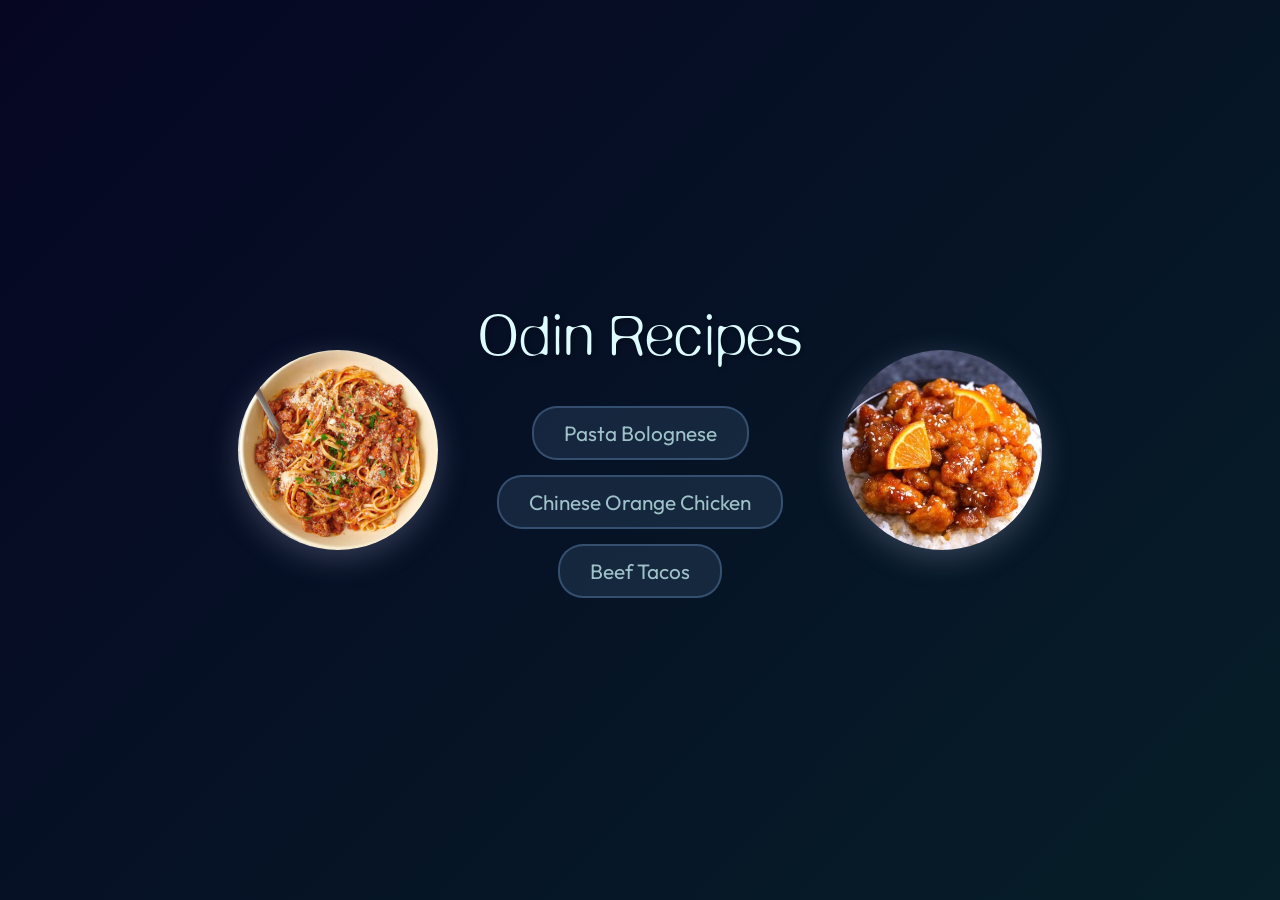
<file: index.html>
<!DOCTYPE html>
<html lang="en">
<head>
    <meta charset="UTF-8">
    <meta name="viewport" content="width=device-width, initial-scale=1.0">
    <title>valetishc | Odin Recipes</title>
    <link rel="stylesheet" href="style.css">
</head>
<body>
    <div class="container">
        <div class="image-circle left-image">
            <img src="images/Pasta-Bolognese-TIMG.jpg" alt="Pasta Bolognese">
        </div>
        
        <div class="content">
            <h1>Odin Recipes</h1>
            <ul>
                <li><a href="recipes/PastaBolognese.html">Pasta Bolognese</a></li>
                <li><a href="recipes/ChineseOrangeChicken.html">Chinese Orange Chicken</a></li>
                <li><a href="recipes/BeefTacos.html">Beef Tacos</a></li>
            </ul>
        </div>
        
        <div class="image-circle right-image">
            <img src="images/Chinese-Orange-Chicken.jpg" alt="Chinese Orange Chicken">
        </div>
    </div>
</body>
</html>
</file>
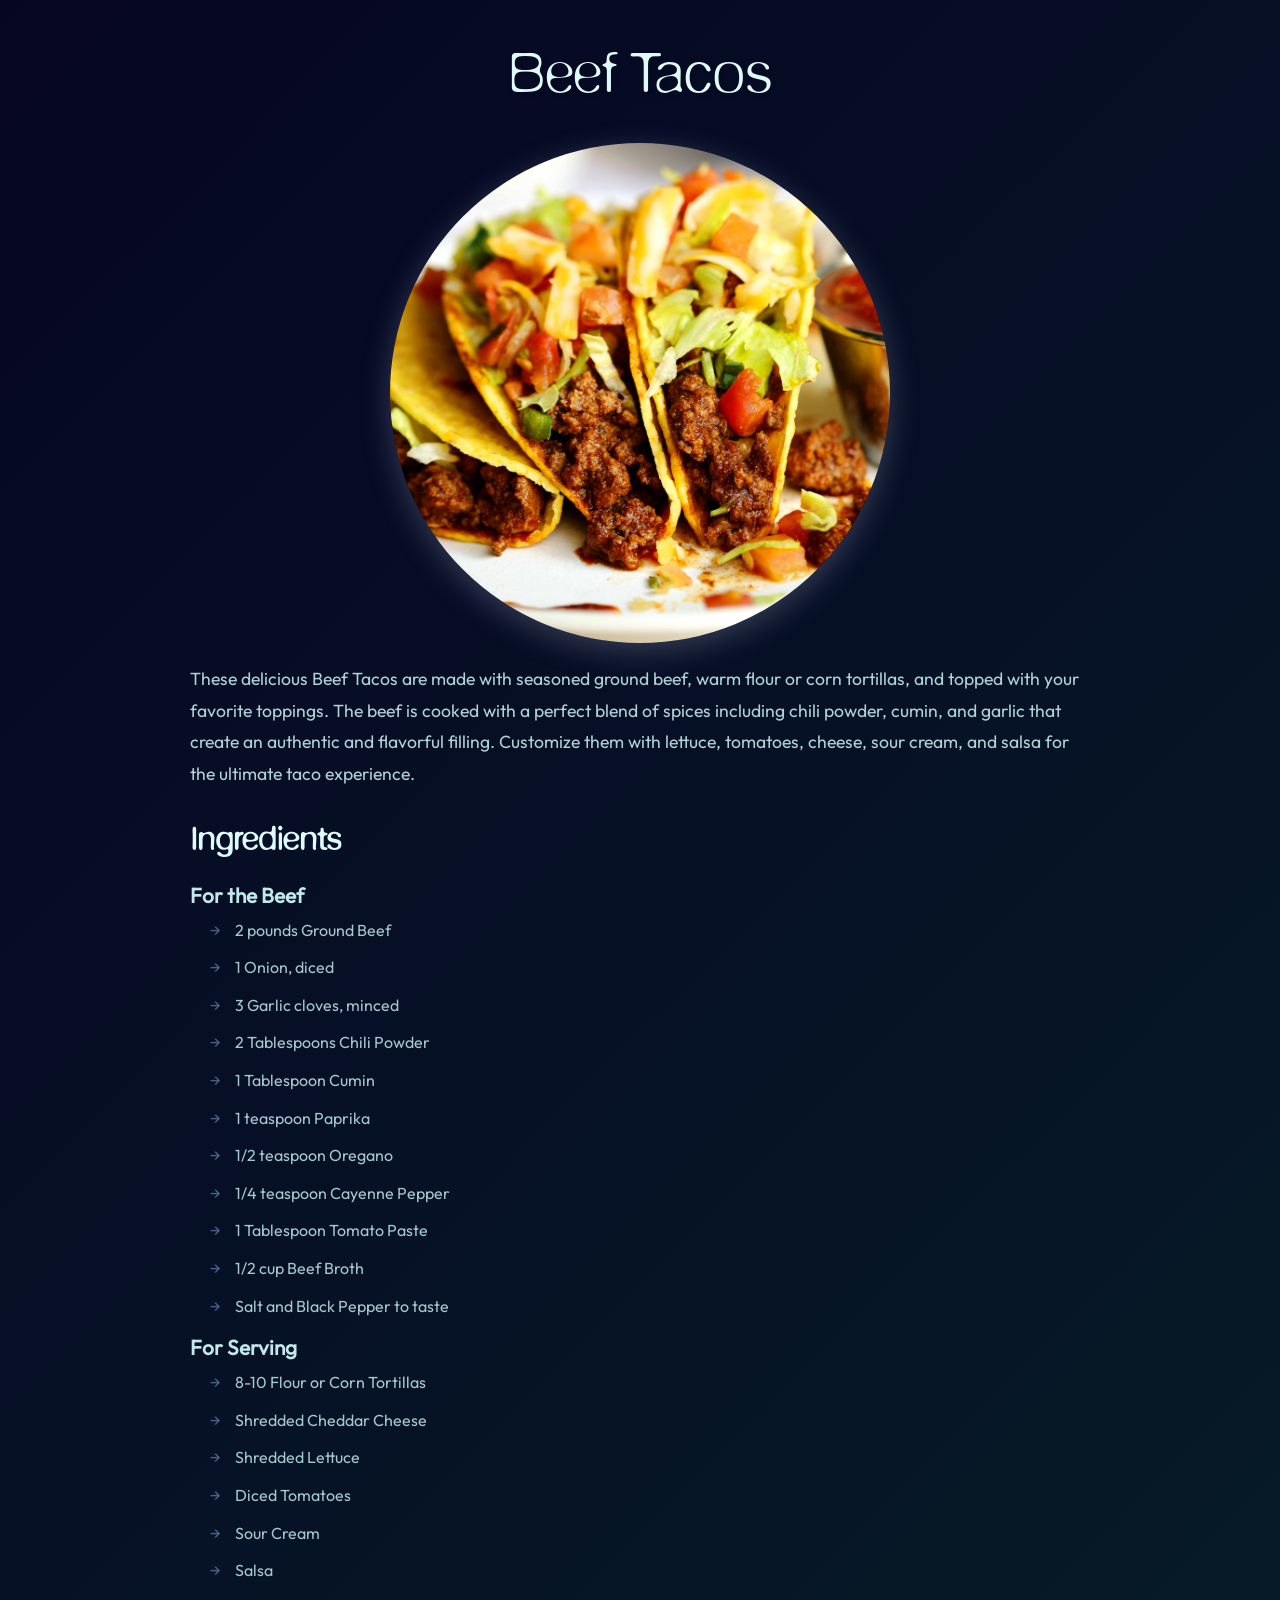
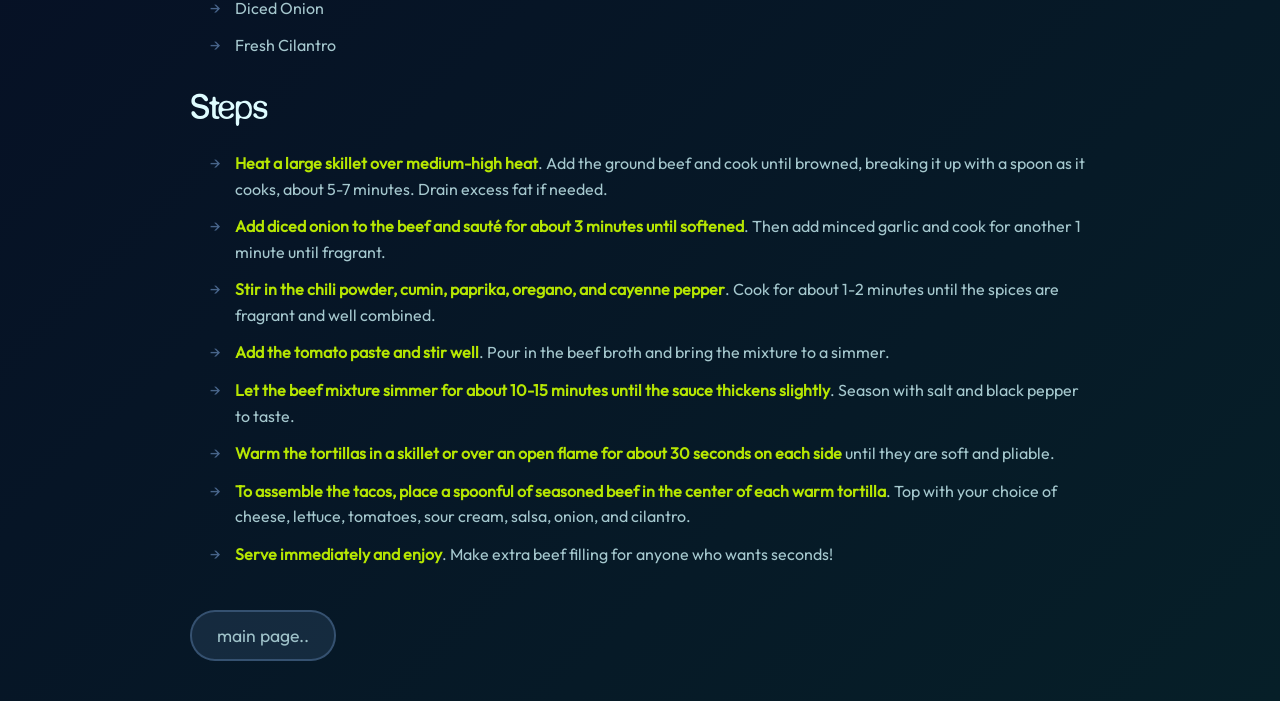
<file: recipes/BeefTacos.html>
<!DOCTYPE html>
<html lang="en">
<head>
    <meta charset="UTF-8">
    <meta name="viewport" content="width=device-width, initial-scale=1.0">
    <link rel="stylesheet" href="style.css">
    <title>Document</title>
</head>
<body>
    <main>

        <h1>Beef Tacos</h1>
        <img src="../images/Beef-Tacos.jpg" id="Beef-Tacos" alt="photo of beef tacos">
    
        <p>These delicious Beef Tacos are made with seasoned ground beef,
            warm flour or corn tortillas, and topped with your favorite
            toppings. The beef is cooked with a perfect blend of spices
            including chili powder, cumin, and garlic that create an
            authentic and flavorful filling. Customize them with lettuce,
            tomatoes, cheese, sour cream, and salsa for the ultimate
            taco experience.
        </p>
    
        <h3>Ingredients</h3>        
            <h4>For the Beef</h4>
            <ul>
                <li>2 pounds Ground Beef</li>
                <li>1 Onion, diced</li>
                <li>3 Garlic cloves, minced</li>
                <li>2 Tablespoons Chili Powder</li>
                <li>1 Tablespoon Cumin</li>
                <li>1 teaspoon Paprika</li>
                <li>1/2 teaspoon Oregano</li>
                <li>1/4 teaspoon Cayenne Pepper</li>
                <li>1 Tablespoon Tomato Paste</li>
                <li>1/2 cup Beef Broth</li>
                <li>Salt and Black Pepper to taste</li>
            </ul>
            <h4>For Serving</h4>
            <ul>
                <li>8-10 Flour or Corn Tortillas</li>
                <li>Shredded Cheddar Cheese</li>
                <li>Shredded Lettuce</li>
                <li>Diced Tomatoes</li>
                <li>Sour Cream</li>
                <li>Salsa</li>
                <li>Diced Onion</li>
                <li>Fresh Cilantro</li>
            </ul>
        
        <h3>Steps</h3>
            <ul>
                <li><span>Heat a large skillet over medium-high heat</span>. Add the ground beef and cook until browned, breaking it up with a spoon as it cooks, about 5-7 minutes. Drain excess fat if needed.</li>
                <li><span>Add diced onion to the beef and sauté for about 3 minutes until softened</span>. Then add minced garlic and cook for another 1 minute until fragrant.</li>
                <li><span>Stir in the chili powder, cumin, paprika, oregano, and cayenne pepper</span>. Cook for about 1-2 minutes until the spices are fragrant and well combined.</li>
                <li><span>Add the tomato paste and stir well</span>. Pour in the beef broth and bring the mixture to a simmer.</li>
                <li><span>Let the beef mixture simmer for about 10-15 minutes until the sauce thickens slightly</span>. Season with salt and black pepper to taste.</li>
                <li><span>Warm the tortillas in a skillet or over an open flame for about 30 seconds on each side</span> until they are soft and pliable.</li>
                <li><span>To assemble the tacos, place a spoonful of seasoned beef in the center of each warm tortilla</span>. Top with your choice of cheese, lettuce, tomatoes, sour cream, salsa, onion, and cilantro.</li>
                <li><span>Serve immediately and enjoy</span>. Make extra beef filling for anyone who wants seconds!</li>
            </ul>
    
        <a href="../index.html">main page..</a>
    </main>
</body>
</html>
</file>
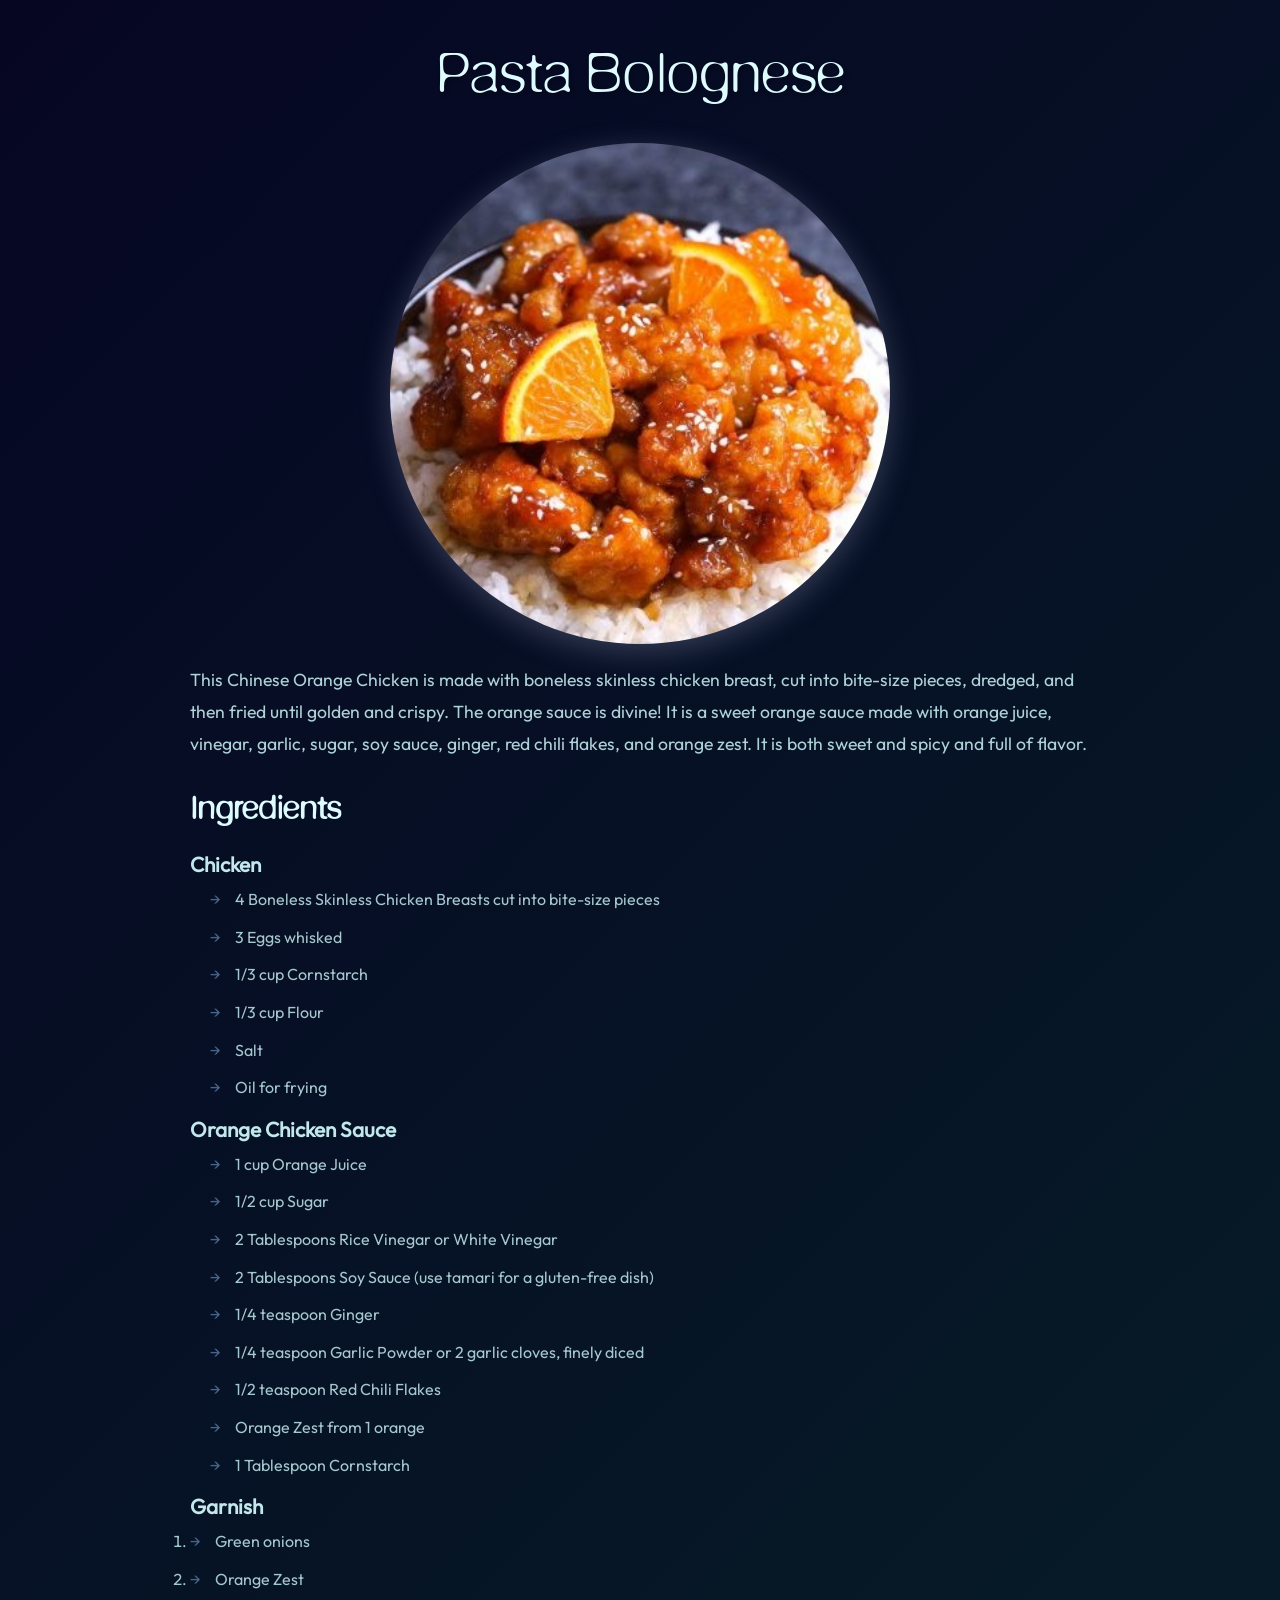
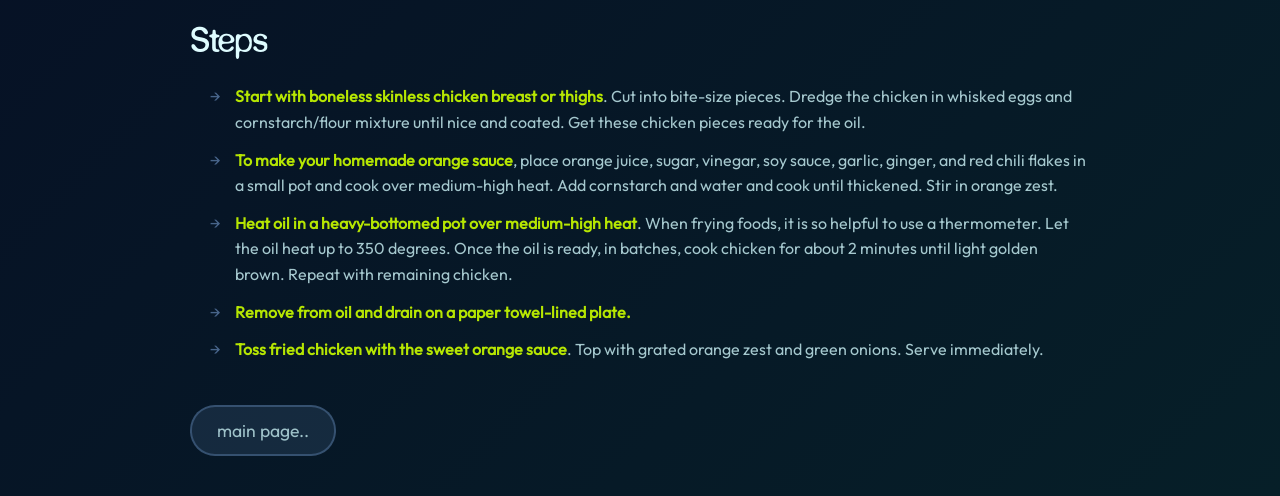
<file: recipes/ChineseOrangeChicken.html>
<!DOCTYPE html>
<html lang="en">
<head>
    <meta charset="UTF-8">
    <meta name="viewport" content="width=device-width, initial-scale=1.0">
        <link rel="stylesheet" href="style.css">

    <title>Document</title>
</head>
<body>
    <main>

        <h1>Pasta Bolognese</h1>
        <img src="../images/Chinese-Orange-Chicken.jpg" alt="photo of pasta bolognese">
    
        <p>This Chinese Orange Chicken is made with boneless skinless 
            chicken breast, cut into bite-size pieces, dredged, 
            and then fried until golden and crispy. The orange sauce 
            is divine! It is a sweet orange sauce made with orange 
            juice, vinegar, garlic, sugar, soy sauce, ginger, red chili 
            flakes, and orange zest. It is both sweet and spicy and
            full of flavor.
        </p>
    
        <h3>Ingredients</h3>
            <h4>Chicken</h4>
            <ul>
                <li>4 Boneless Skinless Chicken Breasts cut into bite-size pieces</li>
                <li>3 Eggs whisked</li>
                <li>1/3 cup Cornstarch</li>
                <li>1/3 cup Flour</li>
                <li>Salt</li>
                <li>Oil for frying</li>
            </ul>
            <h4>Orange Chicken Sauce</h4>
            <ul>
                <li>1 cup Orange Juice</li>
                <li>1/2 cup Sugar</li>
                <li>2 Tablespoons Rice Vinegar or White Vinegar</li>
                <li>2 Tablespoons Soy Sauce (use tamari for a gluten-free dish)</li>
                <li>1/4 teaspoon Ginger</li>
                <li>1/4 teaspoon Garlic Powder or 2 garlic cloves, finely diced</li>
                <li>1/2 teaspoon Red Chili Flakes</li>
                <li>Orange Zest from 1 orange</li>
                <li>1 Tablespoon Cornstarch</li>
            </ul>
            <h4>Garnish</h4>
            <ol>
                <li>Green onions</li>
                <li>Orange Zest</li>
            </ol>
        
        <h3>Steps</h3>
            <ul>
                <li><span>Start with boneless skinless chicken breast or thighs</span>.  Cut into bite-size pieces.  Dredge the chicken in whisked eggs and cornstarch/flour mixture until nice and coated. Get these chicken pieces ready for the oil.</li>
                <li><span>To make your homemade orange sauce</span>, place orange juice, sugar, vinegar, soy sauce, garlic, ginger, and red chili flakes in a small pot and cook over medium-high heat. Add cornstarch and water and cook until thickened. Stir in orange zest.</li>
                <li><span>Heat oil in a heavy-bottomed pot over medium-high heat</span>. When frying foods, it is so helpful to use a thermometer. Let the oil heat up to 350 degrees.  Once the oil is ready, in batches, cook chicken for about 2 minutes until light golden brown.  Repeat with remaining chicken.</li>
                <li><span>Remove from oil and drain on a paper towel-lined plate.</span></li>
                <li><span>Toss fried chicken with the sweet orange sauce</span>.  Top with grated orange zest and green onions. Serve immediately.</li>
            </ul>
    
        <a href="../index.html">main page..</a>
    </main>
</body>
</html>
</file>
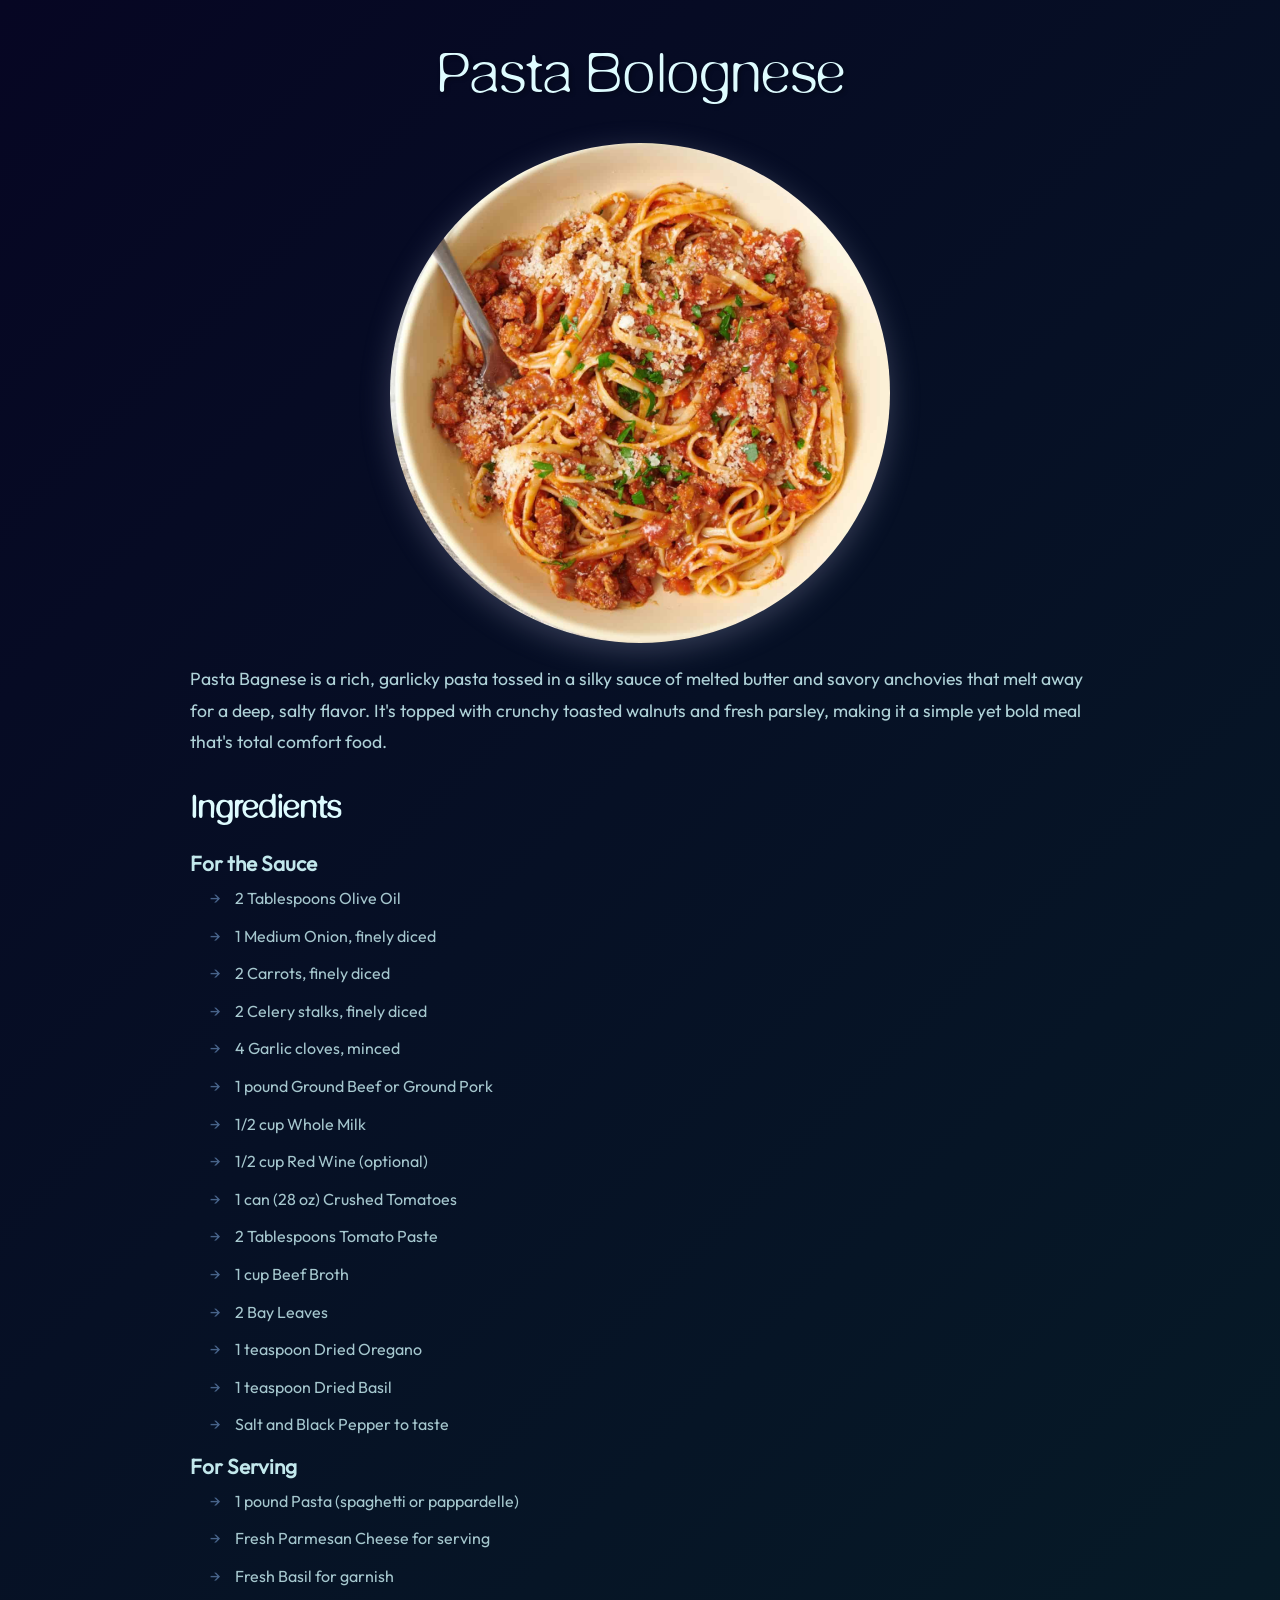
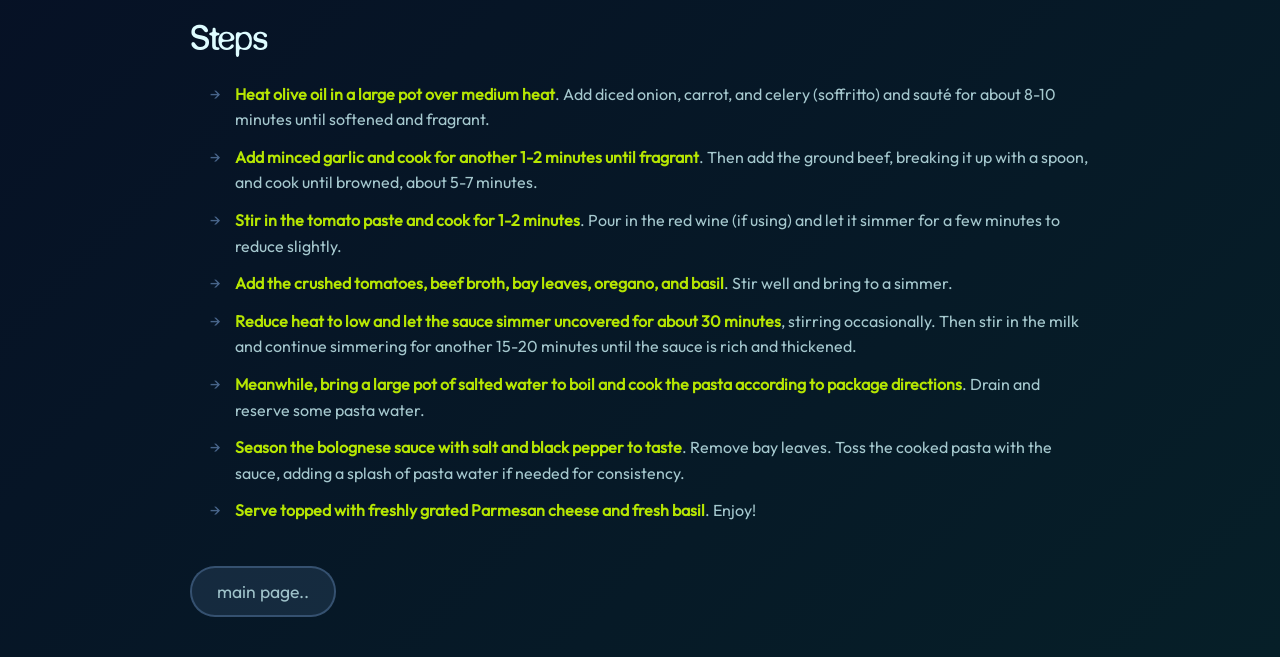
<file: recipes/PastaBolognese.html>
<!DOCTYPE html>
<html lang="en">
<head>
    <meta charset="UTF-8">
    <meta name="viewport" content="width=device-width, initial-scale=1.0">
    <title>Document</title>
        <link rel="stylesheet" href="style.css">

</head>
<body>
    <main>
    <h1>Pasta Bolognese</h1>
    <img src="../images/Pasta-Bolognese-TIMG.jpg" alt="photo of pasta bolognese">

    <p>Pasta Bagnese is a rich, garlicky pasta tossed in
        a silky sauce of melted butter and savory anchovies 
        that melt away for a deep, salty flavor. It's topped 
        with crunchy toasted walnuts and fresh parsley, making 
        it a simple yet bold meal that's total comfort food.
    </p>

    <h3>Ingredients</h3>        
        <h4>For the Sauce</h4>
        <ul>
            <li>2 Tablespoons Olive Oil</li>
            <li>1 Medium Onion, finely diced</li>
            <li>2 Carrots, finely diced</li>
            <li>2 Celery stalks, finely diced</li>
            <li>4 Garlic cloves, minced</li>
            <li>1 pound Ground Beef or Ground Pork</li>
            <li>1/2 cup Whole Milk</li>
            <li>1/2 cup Red Wine (optional)</li>
            <li>1 can (28 oz) Crushed Tomatoes</li>
            <li>2 Tablespoons Tomato Paste</li>
            <li>1 cup Beef Broth</li>
            <li>2 Bay Leaves</li>
            <li>1 teaspoon Dried Oregano</li>
            <li>1 teaspoon Dried Basil</li>
            <li>Salt and Black Pepper to taste</li>
        </ul>
        <h4>For Serving</h4>
        <ul>
            <li>1 pound Pasta (spaghetti or pappardelle)</li>
            <li>Fresh Parmesan Cheese for serving</li>
            <li>Fresh Basil for garnish</li>
        </ul>
    
    <h3>Steps</h3>
        <ul>
            <li><span>Heat olive oil in a large pot over medium heat</span>. Add diced onion, carrot, and celery (soffritto) and sauté for about 8-10 minutes until softened and fragrant.</li>
            <li><span>Add minced garlic and cook for another 1-2 minutes until fragrant</span>. Then add the ground beef, breaking it up with a spoon, and cook until browned, about 5-7 minutes.</li>
            <li><span>Stir in the tomato paste and cook for 1-2 minutes</span>. Pour in the red wine (if using) and let it simmer for a few minutes to reduce slightly.</li>
            <li><span>Add the crushed tomatoes, beef broth, bay leaves, oregano, and basil</span>. Stir well and bring to a simmer.</li>
            <li><span>Reduce heat to low and let the sauce simmer uncovered for about 30 minutes</span>, stirring occasionally. Then stir in the milk and continue simmering for another 15-20 minutes until the sauce is rich and thickened.</li>
            <li><span>Meanwhile, bring a large pot of salted water to boil and cook the pasta according to package directions</span>. Drain and reserve some pasta water.</li>
            <li><span>Season the bolognese sauce with salt and black pepper to taste</span>. Remove bay leaves. Toss the cooked pasta with the sauce, adding a splash of pasta water if needed for consistency.</li>
            <li><span>Serve topped with freshly grated Parmesan cheese and fresh basil</span>. Enjoy!</li>
        </ul>

    <a href="../index.html">main page..</a>

    </main>
</body>
</html>
</file>
<file: style.css>
@font-face {
  font-family: 'DeFonte';
  src: url('fonts/defonte/PostScript/DeFonte\ reduced\ Leger.otf');
  font-weight: normal;
  font-style: normal;
}

@font-face {
  font-family: 'super';
  src: url('fonts/Outfit/Outfit-VariableFont_wght.ttf');
  font-weight: normal;
  font-style: normal;
}

* {
    
    margin: 0;
    padding: 0;
    box-sizing: border-box;
}

html {
    background-color: #060623;
    background-attachment: fixed;
}

body {
    font-family: super, Tahoma, Geneva, Verdana, sans-serif;
    background: linear-gradient(135deg, #060623 0%, #061f28 100%);
    min-height: 100vh;
    display: flex;
    justify-content: center;
    align-items: center;
    padding: 20px;
}

.container {
    display: flex;
    justify-content: center;
    align-items: center;
    gap: 40px;
    max-width: 1200px;
    width: 100%;
}

.content {
    text-align: center;
}

/* H1 Slide Down Animation */
h1 {
    font-family: DeFonte;
    font-style: normal;
    font-weight: 400;
    color: rgb(222, 252, 255);
    font-size: 3.5rem;
    margin-bottom: 30px;
    animation: slideDown 0.8s ease-out;
    text-shadow: 2px 2px 4px rgba(0, 0, 0, 0.3);
}


@keyframes slideDown {
    from {
        opacity: 0;
        transform: translateY(-45px);
    }
    to {
        opacity: 1;
        transform: translateY(0);
    }
}

/* Links Pop Up Animation */
ul {
    list-style: none;
    display: flex;
    flex-direction: column;
    gap: 15px;
}

li {
    animation: popUp 0.6s ease-out backwards;
}

li:nth-child(1) {
    animation-delay: 0.3s;
}

li:nth-child(2) {
    animation-delay: 0.5s;
}

li:nth-child(3) {
    animation-delay: 0.7s;
}

@keyframes popUp {
    from {
        opacity: 0;
        transform: scale(0) translateY(20px);
    }
    to {
        opacity: 1;
        transform: scale(1) translateY(0);
    }
}

a {
    color: rgb(194, 232, 236, 0.8);
    text-decoration: none;
    font-size: 1.3rem;
    padding: 12px 30px;
    background: rgba(87, 120, 162, 0.2);
    border-radius: 25px;
    transition: all 0.3s ease;
    display: inline-block;
    border: 2px solid rgba(87, 120, 162, 0.5);
}

a:hover {
    color: rgb(194, 232, 236, 1);
    background: rgba(87, 120, 162, 0.4);
    transform: translateY(-3px);
    box-shadow: 0 8px 20px rgba(0, 0, 0, 0.2);
    border-color: rgb(143, 203, 215);
}

/* Circular Images with Rotation */
.image-circle {
    width: 200px;
    height: 200px;
    border-radius: 50%;
    overflow: hidden;
    display: flex;
    justify-content: center;
    align-items: center;
    box-shadow: 0 8px 30px rgba(163, 167, 199, 0.3);
    animation: rotate 8s linear infinite;
    flex-shrink: 0;
}

.image-circle img {
    width: 100%;
    height: 100%;
    object-fit: cover;
}

@keyframes rotate {
    from {
        transform: rotate(0deg);
    }
    to {
        transform: rotate(360deg);
    }
}

.left-image {
    animation-delay: 0s;
}

.right-image {
    animation-delay: -4s;
}

/* Responsive Design */
@media (max-width: 768px) {
    html {
        background-color: #060623;
        background-attachment: scroll;
    }

    .container {
        flex-direction: column;
        gap: 30px;
    }

    h1 {
        font-size: 2.5rem;
    }

    a {
        font-size: 1.1rem;
    }

    .image-circle {
        width: 120px !important;
        height: 120px !important;
        flex-shrink: 1;
    }
}
</file>
<file: recipes/style.css>
@font-face {
  font-family: 'DeFonte';
  src: url('../fonts/defonte/PostScript/DeFonte\ reduced\ Leger.otf');
  font-weight: normal;
  font-style: normal;
}

@font-face {
  font-family: 'super';
  src: url('../fonts/Outfit/Outfit-VariableFont_wght.ttf');
  font-weight: normal;
  font-style: normal;
}

* {
    margin: 0;
    padding: 0;
    box-sizing: border-box;
}

body {
    font-family: super, Tahoma, Geneva, Verdana, sans-serif;
    background: linear-gradient(135deg, #060623 0%, #061f28 100%);
    min-height: 100vh;
    padding: 40px 20px;
    color: rgb(222, 252, 255);
}

/* Main Content Container */
.container, main {
    max-width: 900px;
    margin: 0 auto;
}

/* Heading Styles */
h1 {
    font-family: DeFonte;
    font-style: normal;
    font-weight: 400;
    color: rgb(222, 252, 255);
    font-size: 3.5rem;
    margin-bottom: 30px;
    animation: slideDown 0.8s ease-out;
    text-shadow: 2px 2px 4px rgba(0, 0, 0, 0.3);
    text-align: center;
}

h3 {
    font-family: DeFonte;
    font-size: 2rem;
    color: rgb(222, 252, 255);
    margin-top: 30px;
    margin-bottom: 20px;
    text-shadow: 2px 2pfx 4px rgba(0, 0, 0, 0.3);
    
}

h4 {
    font-family: super;
    font-size: 1.3rem;
    color: rgb(194, 232, 236);
    margin-top: 15px;
    margin-bottom: 10px;
}

/* Animations */
@keyframes slideDown {
    from {
        opacity: 0;
        transform: translateY(-45px);
    }
    to {
        opacity: 1;
        transform: translateY(0);
    }
}

@keyframes fadeIn {
    from {
        opacity: 0;
    }
    to {
        opacity: 1;
    }
}

img {
    max-width: 500px;
    margin: 20px 0;
    margin-left: auto;
    margin-right: auto;
    animation: slideDown 2s ease-out;

}

p {
    font-size: 1.1rem;
    line-height: 1.8;
    margin-bottom: 20px;
    color: rgb(194, 232, 236, 0.9);
    animation: fadeIn 1.2s ease-out;
}

ul {
    list-style: none;
    padding-left: 20px;
}

li {
    margin-bottom: 12px;
    padding-left: 25px;
    position: relative;
    color: rgb(194, 232, 236, 0.85);
    line-height: 1.6;
    animation: popUp 0.6s ease-out backwards;
}

li:before {
    content: "→";
    position: absolute;
    left: 0;
    color: rgba(87, 120, 162, 0.8);
}

@keyframes popUp {
    from {
        opacity: 0;
        transform: translateX(-20px);
    }
    to {
        opacity: 1;
        transform: translateX(0);
    }
}

a {
    color: rgb(194, 232, 236, 0.8);
    text-decoration: none;
    font-size: 1.1rem;
    padding: 12px 25px;
    background: rgba(87, 120, 162, 0.2);
    border-radius: 25px;
    transition: all 0.3s ease;
    display: inline-block;
    border: 2px solid rgba(87, 120, 162, 0.5);
    margin-top: 30px;
}

a:hover {
    color: rgb(194, 232, 236, 1);
    background: rgba(87, 120, 162, 0.4);
    transform: translateY(-3px);
    box-shadow: 0 8px 20px rgba(0, 0, 0, 0.2);
    border-color: rgb(143, 203, 215);
}

@media (max-width: 768px) {
    h1 {
        font-size: 2.5rem;
    }

    h3 {
        font-size: 1.5rem;
    }

    body {
        padding: 20px 15px;
    }
}

@keyframes rotate {
    from {
        transform: rotate(0deg);
    }
    to {
        transform: rotate(360deg);
    }
}
img{
    width: 200px;
    height: 200px;
    border-radius: 50%;
    overflow: hidden;
    display: flex;
    justify-content: center;
    align-items: center;
    box-shadow: 0 8px 30px rgba(163, 167, 199, 0.3);
    animation: rotate 8s linear infinite ;
    flex-shrink: 0;
}

img {
    width: 100%;
    height: 100%;
    object-fit: cover;
}
span{
    font-weight: bolder;
    color: rgba(182, 230, 2)
}
</file>
